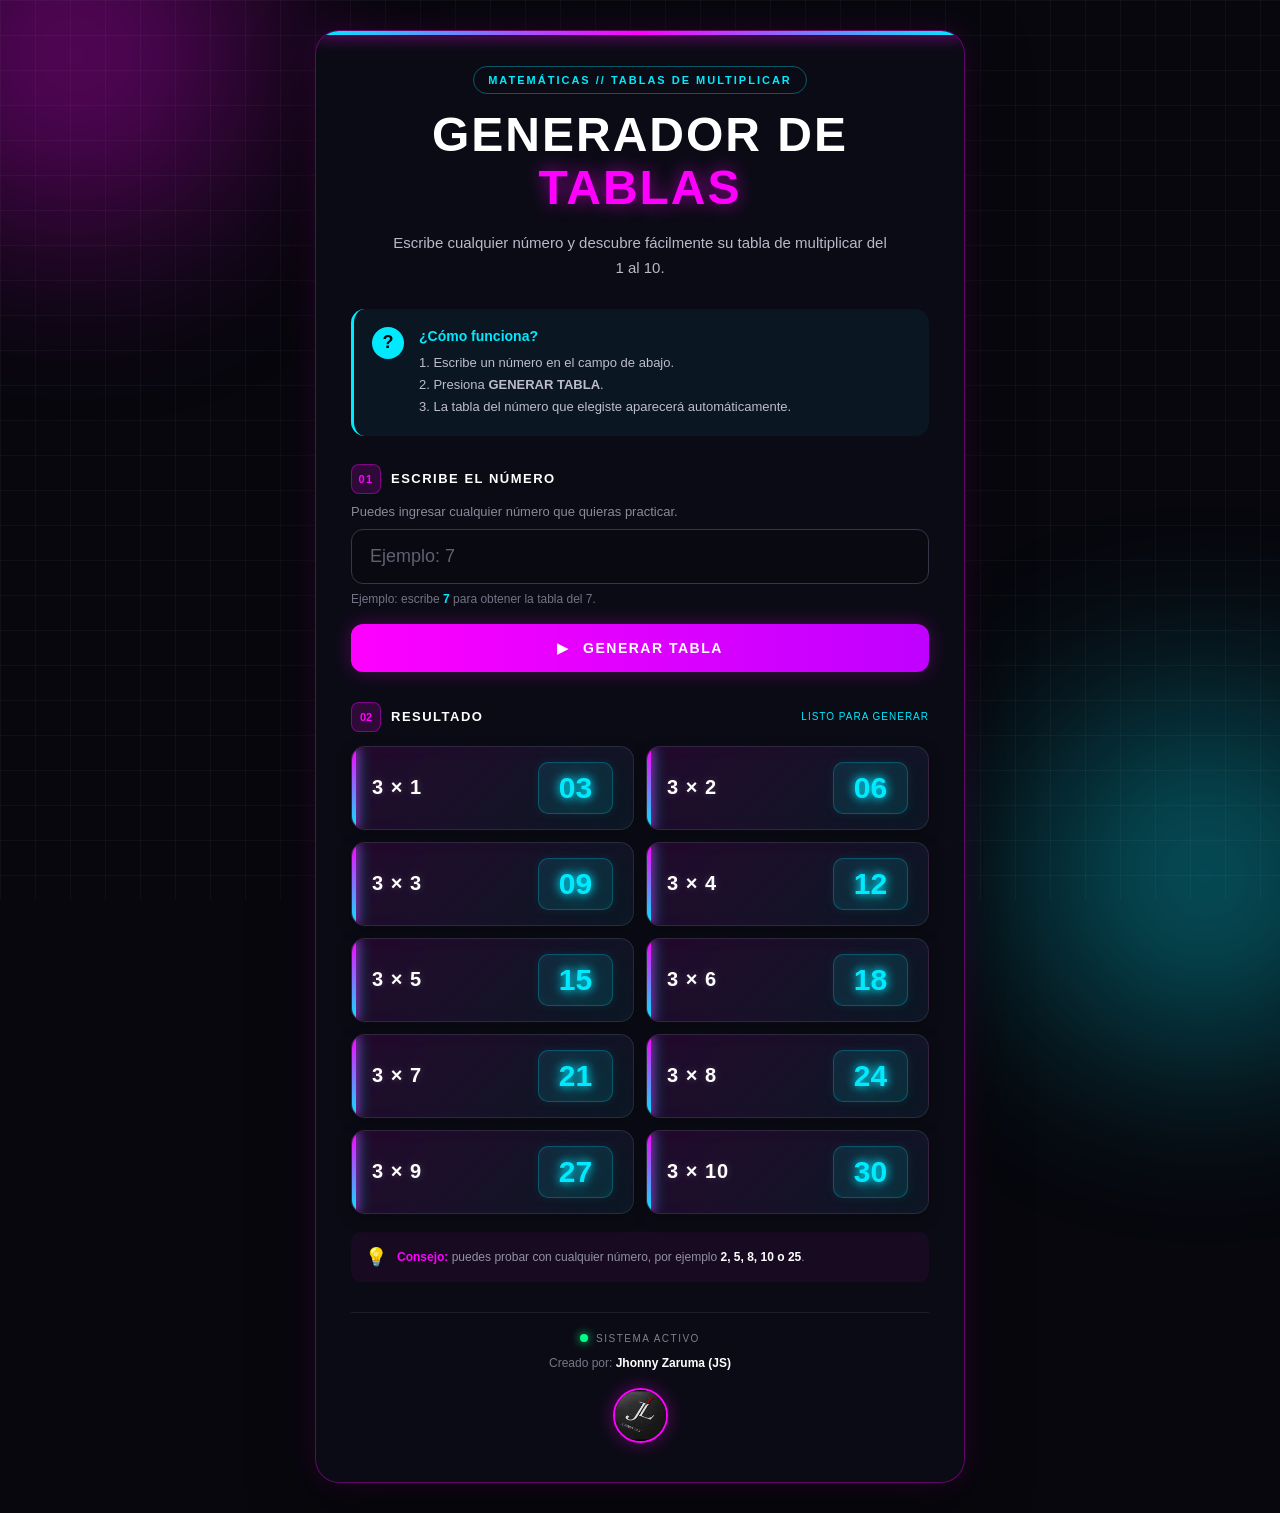
<file: tablas/index.html>
<!DOCTYPE html>
<html lang="es">
<head>
    <meta charset="UTF-8">
    <meta name="viewport" content="width=device-width, initial-scale=1.0">

    <title>Generador de Tablas de Multiplicar | Jhonny Zaruma</title>

    <link rel="stylesheet" href="multiplicar.css">
    <script src="multiplicar.js"></script>
</head>

<body>

    <!-- Fondo decorativo -->
    <div class="fondo fondo-1"></div>
    <div class="fondo fondo-2"></div>
    <div class="grid"></div>

    <main class="contenedor">

        <section class="tarjeta">

            <div class="linea-neon"></div>

            <!-- Encabezado -->
            <div class="encabezado">

                <div class="etiqueta">
                    MATEMÁTICAS // TABLAS DE MULTIPLICAR
                </div>

                <h1>
                    GENERADOR DE
                    <span>TABLAS</span>
                </h1>

                <p class="descripcion">
                    Escribe cualquier número y descubre fácilmente
                    su tabla de multiplicar del 1 al 10.
                </p>

            </div>


            <!-- Instrucciones -->
            <div class="instrucciones">

                <div class="icono-ayuda">?</div>

                <div>
                    <strong>¿Cómo funciona?</strong>

                    <p>
                        1. Escribe un número en el campo de abajo.
                        <br>
                        2. Presiona <b>GENERAR TABLA</b>.
                        <br>
                        3. La tabla del número que elegiste aparecerá automáticamente.
                    </p>
                </div>

            </div>


            <!-- Entrada de datos -->
            <div class="entrada-datos">

                <label for="respuesta">
                    <span class="numero-paso">01</span>
                    ESCRIBE EL NÚMERO
                </label>

                <p class="ayuda-input">
                    Puedes ingresar cualquier número que quieras practicar.
                </p>

                <input 
                    type="text"
                    id="respuesta"
                    placeholder="Ejemplo: 7"
                    autocomplete="off"
                    aria-label="Número para generar la tabla de multiplicar"
                >

                <small class="texto-ejemplo">
                    Ejemplo: escribe <strong>7</strong> para obtener la tabla del 7.
                </small>

            </div>


            <!-- Botón principal -->
            <button 
                class="btn-probar"
                onclick="generarTablas()"
                type="button"
            >
                <span>▶</span>
                GENERAR TABLA
            </button>


            <!-- Resultado -->
            <div class="resultado-header">

                <div>
                    <span class="numero-paso">02</span>
                    <span class="titulo-resultado">
                        RESULTADO
                    </span>
                </div>

                <span class="estado-resultado">
                    LISTO PARA GENERAR
                </span>

            </div>


            <!-- Tabla -->
            <div class="tabla" id="txtTabla">

                <div class="fila">
                    <span>3 × 1</span>
                    <strong>03</strong>
                </div>

                <div class="fila">
                    <span>3 × 2</span>
                    <strong>06</strong>
                </div>

                <div class="fila">
                    <span>3 × 3</span>
                    <strong>09</strong>
                </div>

                <div class="fila">
                    <span>3 × 4</span>
                    <strong>12</strong>
                </div>

                <div class="fila">
                    <span>3 × 5</span>
                    <strong>15</strong>
                </div>

                <div class="fila">
                    <span>3 × 6</span>
                    <strong>18</strong>
                </div>

                <div class="fila">
                    <span>3 × 7</span>
                    <strong>21</strong>
                </div>

                <div class="fila">
                    <span>3 × 8</span>
                    <strong>24</strong>
                </div>

                <div class="fila">
                    <span>3 × 9</span>
                    <strong>27</strong>
                </div>

                <div class="fila">
                    <span>3 × 10</span>
                    <strong>30</strong>
                </div>

            </div>


            <!-- Ayuda inferior -->
            <div class="mensaje-ayuda">

                <span>💡</span>

                <p>
                    <strong>Consejo:</strong>
                    puedes probar con cualquier número, por ejemplo
                    <b>2, 5, 8, 10 o 25</b>.
                </p>

            </div>


            <!-- Pie -->
            <footer>

                <div class="estado">
                    <span class="punto"></span>
                    SISTEMA ACTIVO
                </div>

                <p>
                    Creado por:
                    <strong>Jhonny Zaruma (JS)</strong>
                </p>

                <div class="logo-footer">
                    <img 
                        src="logo.jpg" 
                        alt="Logo Jhonny Zaruma"
                    >
                </div>

            </footer>

        </section>

    </main>

</body>
</html>
</file>
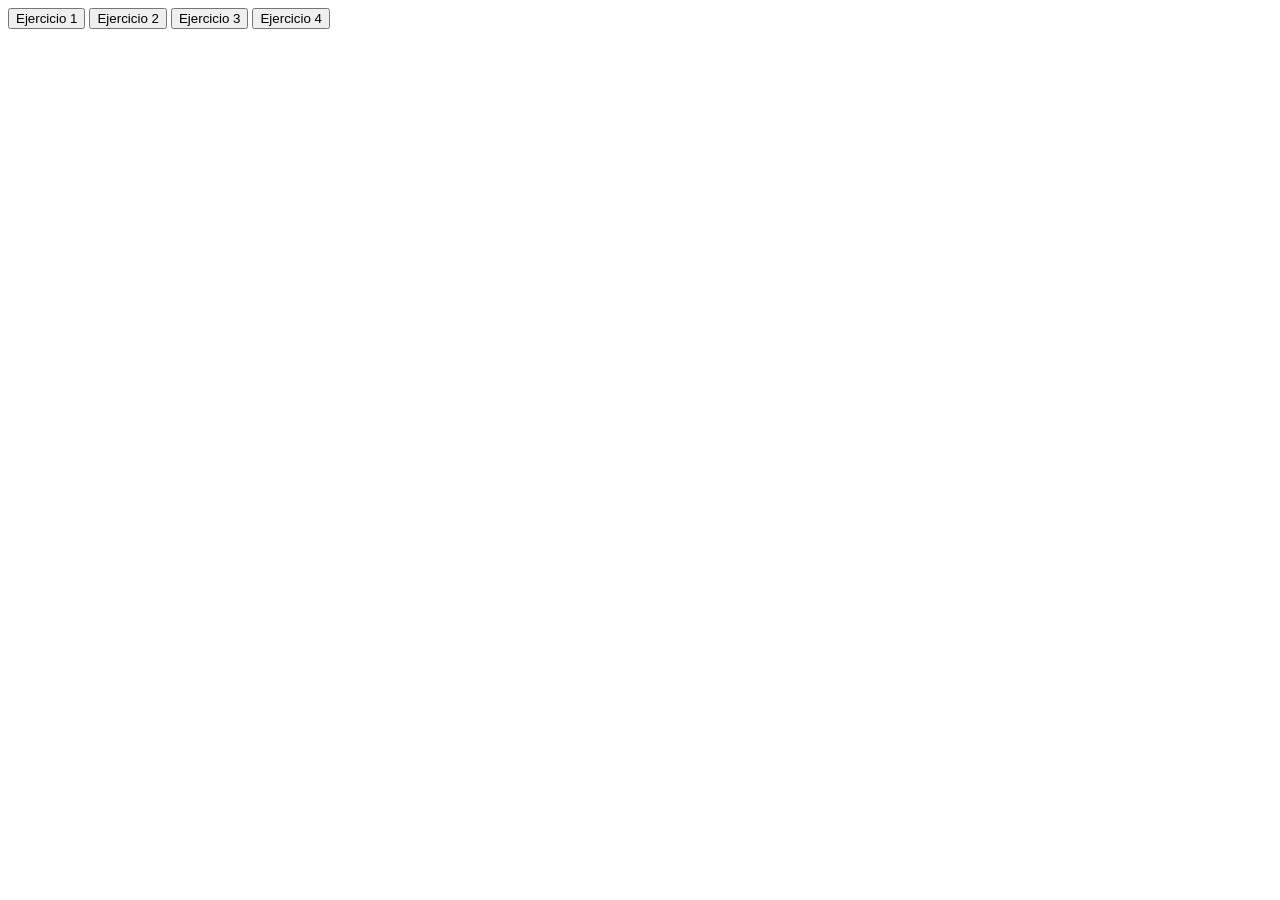
<file: ejercicio.html>
<!DOCTYPE html>
<html>
    <head>
        <script src="ejercicio.js"></script>
    </head>
    <body>
        <button onclick="ejecutar(1)">Ejercicio 1</button>
        <button onclick="ejecutar(2)">Ejercicio 2</button>
        <button onclick="ejecutar(3)">Ejercicio 3</button>
        <button onclick="ejecutar(4)">Ejercicio 4</button>
    </body>

</html>
</file>
<file: tablas/multiplicar.css>
/* ================================
   CONFIGURACIÓN GENERAL
================================ */

* {
    box-sizing: border-box;
    margin: 0;
    padding: 0;
}

body {
    min-height: 100vh;
    font-family: Arial, Helvetica, sans-serif;
    background: #07070d;
    color: #ffffff;
    display: flex;
    align-items: center;
    justify-content: center;
    padding: 30px 15px;
    overflow-x: hidden;
}


/* ================================
   FONDO
================================ */

.fondo {
    position: fixed;
    border-radius: 50%;
    filter: blur(100px);
    opacity: 0.35;
    pointer-events: none;
    z-index: -3;
}

.fondo-1 {
    width: 350px;
    height: 350px;
    background: #ff00ff;
    top: -120px;
    left: -100px;
}

.fondo-2 {
    width: 350px;
    height: 350px;
    background: #00eaff;
    bottom: -150px;
    right: -100px;
}

.grid {
    position: fixed;
    inset: 0;
    background-image:
        linear-gradient(rgba(255,255,255,0.035) 1px, transparent 1px),
        linear-gradient(90deg, rgba(255,255,255,0.035) 1px, transparent 1px);
    background-size: 35px 35px;
    pointer-events: none;
    z-index: -2;
}


/* ================================
   CONTENEDOR
================================ */

.contenedor {
    width: 100%;
    max-width: 650px;
}

.tarjeta {
    position: relative;
    background: rgba(12, 12, 22, 0.96);
    border: 1px solid rgba(255, 0, 255, 0.35);
    border-radius: 24px;
    padding: 35px;
    box-shadow:
        0 0 30px rgba(255, 0, 255, 0.12),
        0 20px 60px rgba(0, 0, 0, 0.6);
    overflow: hidden;
}


/* ================================
   LÍNEA DECORATIVA
================================ */

.linea-neon {
    position: absolute;
    top: 0;
    left: 0;
    width: 100%;
    height: 4px;
    background: linear-gradient(
        90deg,
        #00eaff,
        #ff00ff,
        #00eaff
    );
    box-shadow: 0 0 15px #ff00ff;
}


/* ================================
   ENCABEZADO
================================ */

.encabezado {
    text-align: center;
}

.etiqueta {
    display: inline-block;
    margin-bottom: 15px;
    padding: 7px 14px;
    border: 1px solid rgba(0, 234, 255, 0.35);
    border-radius: 20px;
    color: #00eaff;
    font-size: 11px;
    font-weight: bold;
    letter-spacing: 2px;
}

h1 {
    font-size: clamp(30px, 6vw, 48px);
    line-height: 1.1;
    letter-spacing: 2px;
    margin-bottom: 15px;
}

h1 span {
    display: block;
    color: #ff00ff;
    text-shadow: 0 0 18px rgba(255, 0, 255, 0.6);
}

.descripcion {
    max-width: 500px;
    margin: auto;
    color: #b9b9c9;
    font-size: 15px;
    line-height: 1.7;
}


/* ================================
   INSTRUCCIONES
================================ */

.instrucciones {
    display: flex;
    gap: 15px;
    margin-top: 28px;
    padding: 18px;
    border-radius: 14px;
    background: rgba(0, 234, 255, 0.05);
    border-left: 3px solid #00eaff;
}

.icono-ayuda {
    min-width: 32px;
    height: 32px;
    border-radius: 50%;
    display: flex;
    align-items: center;
    justify-content: center;
    background: #00eaff;
    color: #05050a;
    font-weight: bold;
    font-size: 18px;
}

.instrucciones strong {
    color: #00eaff;
    font-size: 14px;
}

.instrucciones p {
    margin-top: 7px;
    color: #bdbdcc;
    font-size: 13px;
    line-height: 1.7;
}


/* ================================
   ENTRADA
================================ */

.entrada-datos {
    margin-top: 28px;
}

.entrada-datos label {
    display: flex;
    align-items: center;
    gap: 10px;
    color: #ffffff;
    font-size: 13px;
    font-weight: bold;
    letter-spacing: 1.5px;
}

.numero-paso {
    display: inline-flex;
    align-items: center;
    justify-content: center;
    width: 30px;
    height: 30px;
    border-radius: 8px;
    background: rgba(255, 0, 255, 0.15);
    border: 1px solid rgba(255, 0, 255, 0.4);
    color: #ff00ff;
    font-size: 11px;
    font-weight: bold;
}

.ayuda-input {
    margin: 10px 0;
    color: #898999;
    font-size: 13px;
}

.entrada-datos input {
    width: 100%;
    height: 55px;
    padding: 0 18px;
    border-radius: 12px;
    border: 1px solid #363648;
    outline: none;
    background: #090912;
    color: #ffffff;
    font-size: 18px;
    transition: 0.25s ease;
}

.entrada-datos input::placeholder {
    color: #606072;
}

.entrada-datos input:focus {
    border-color: #ff00ff;
    box-shadow:
        0 0 0 3px rgba(255, 0, 255, 0.08),
        0 0 20px rgba(255, 0, 255, 0.15);
}

.texto-ejemplo {
    display: block;
    margin-top: 8px;
    color: #737386;
    font-size: 12px;
}

.texto-ejemplo strong {
    color: #00eaff;
}


/* ================================
   BOTÓN
================================ */

.btn-probar {
    width: 100%;
    margin-top: 18px;
    padding: 16px;
    border: none;
    border-radius: 12px;
    background: linear-gradient(
        90deg,
        #ff00ff,
        #c000ff
    );
    color: white;
    font-size: 14px;
    font-weight: bold;
    letter-spacing: 1.5px;
    cursor: pointer;
    box-shadow: 0 0 20px rgba(255, 0, 255, 0.25);
    transition: 0.25s ease;
}

.btn-probar span {
    margin-right: 8px;
}

.btn-probar:hover {
    transform: translateY(-2px);
    box-shadow: 0 0 30px rgba(255, 0, 255, 0.5);
}

.btn-probar:active {
    transform: scale(0.98);
}


/* ================================
   RESULTADO
================================ */

.resultado-header {
    display: flex;
    justify-content: space-between;
    align-items: center;
    gap: 15px;
    margin-top: 30px;
    margin-bottom: 14px;
}

.resultado-header > div {
    display: flex;
    align-items: center;
    gap: 10px;
}

.titulo-resultado {
    font-size: 13px;
    font-weight: bold;
    letter-spacing: 1.5px;
}

.estado-resultado {
    color: #00eaff;
    font-size: 10px;
    letter-spacing: 1px;
}

/* ================================
   TABLA - DISEÑO GAMER DESTACADO
================================ */

.tabla {
    display: grid;
    grid-template-columns: repeat(2, 1fr);
    gap: 12px;
    margin-top: 10px;
}


/* Cada operación */

.fila {
    position: relative;
    min-height: 82px;
    display: flex;
    align-items: center;
    justify-content: space-between;

    padding: 15px 20px;

    border-radius: 14px;

    background:
        linear-gradient(
            135deg,
            rgba(255, 0, 255, 0.10),
            rgba(0, 234, 255, 0.06)
        );

    border: 1px solid rgba(255, 255, 255, 0.10);

    box-shadow:
        inset 0 0 20px rgba(255, 0, 255, 0.03),
        0 5px 15px rgba(0, 0, 0, 0.25);

    overflow: hidden;

    transition:
        transform 0.25s ease,
        border-color 0.25s ease,
        box-shadow 0.25s ease;
}


/* Línea luminosa lateral */

.fila::before {
    content: "";
    position: absolute;
    left: 0;
    top: 0;
    width: 4px;
    height: 100%;

    background: linear-gradient(
        180deg,
        #ff00ff,
        #00eaff
    );

    box-shadow:
        0 0 10px #ff00ff,
        0 0 15px #00eaff;
}


/* Número de la operación */

.fila span {
    font-size: 20px;
    font-weight: 700;
    color: #ffffff;

    letter-spacing: 1px;

    text-shadow:
        0 0 8px rgba(255, 255, 255, 0.2);
}


/* RESULTADO GRANDE */

.fila strong {
    min-width: 75px;

    text-align: center;

    padding: 8px 12px;

    border-radius: 10px;

    font-size: 30px;
    font-weight: 900;

    color: #00eaff;

    background: rgba(0, 234, 255, 0.08);

    border: 1px solid rgba(0, 234, 255, 0.25);

    text-shadow:
        0 0 8px #00eaff,
        0 0 20px rgba(0, 234, 255, 0.7);

    box-shadow:
        inset 0 0 15px rgba(0, 234, 255, 0.08),
        0 0 12px rgba(0, 234, 255, 0.08);

    transition: 0.25s ease;
}


/* Efecto al pasar el mouse */

.fila:hover {
    transform: translateY(-4px) scale(1.02);

    border-color: rgba(255, 0, 255, 0.65);

    background:
        linear-gradient(
            135deg,
            rgba(255, 0, 255, 0.16),
            rgba(0, 234, 255, 0.10)
        );

    box-shadow:
        0 8px 25px rgba(0, 0, 0, 0.4),
        0 0 20px rgba(255, 0, 255, 0.15);
}


/* Resultado también aumenta al pasar el mouse */

.fila:hover strong {
    color: #ffffff;

    background: rgba(255, 0, 255, 0.15);

    border-color: #ff00ff;

    text-shadow:
        0 0 8px #ffffff,
        0 0 20px #ff00ff,
        0 0 35px #ff00ff;

    box-shadow:
        0 0 18px rgba(255, 0, 255, 0.35);
}


/* ================================
   CELULARES
================================ */

@media (max-width: 600px) {

    .tabla {
        grid-template-columns: 1fr;
        gap: 10px;
    }

    .fila {
        min-height: 75px;
        padding: 12px 16px;
    }

    .fila span {
        font-size: 19px;
    }

    .fila strong {
        min-width: 72px;
        font-size: 28px;
    }
}


/* ================================
   MENSAJE DE AYUDA
================================ */

.mensaje-ayuda {
    display: flex;
    gap: 10px;
    align-items: center;
    margin-top: 18px;
    padding: 14px;
    border-radius: 10px;
    background: rgba(255, 0, 255, 0.05);
}

.mensaje-ayuda span {
    font-size: 18px;
}

.mensaje-ayuda p {
    color: #9292a3;
    font-size: 12px;
    line-height: 1.5;
}

.mensaje-ayuda strong {
    color: #ff00ff;
}

.mensaje-ayuda b {
    color: #ffffff;
}


/* ================================
   FOOTER
================================ */

footer {
    margin-top: 30px;
    padding-top: 20px;
    border-top: 1px solid rgba(255, 255, 255, 0.08);
    text-align: center;
}

.estado {
    display: flex;
    justify-content: center;
    align-items: center;
    gap: 8px;
    color: #7f7f90;
    font-size: 10px;
    letter-spacing: 1.5px;
}

.punto {
    width: 8px;
    height: 8px;
    border-radius: 50%;
    background: #00ff88;
    box-shadow: 0 0 10px #00ff88;
}

footer p {
    margin-top: 12px;
    color: #777788;
    font-size: 12px;
}

footer strong {
    color: #ffffff;
}

.logo-footer {
    margin-top: 18px;
}

.logo-footer img {
    width: 55px;
    height: 55px;
    object-fit: cover;
    border-radius: 50%;
    border: 2px solid #ff00ff;
    box-shadow: 0 0 18px rgba(255, 0, 255, 0.35);
}


/* ================================
   RESPONSIVE - TABLETS
================================ */

@media (max-width: 700px) {

    body {
        padding: 20px 12px;
    }

    .tarjeta {
        padding: 25px 20px;
        border-radius: 20px;
    }

    .instrucciones {
        padding: 15px;
    }

    .resultado-header {
        align-items: flex-start;
        flex-direction: column;
    }

    .estado-resultado {
        margin-left: 40px;
    }
}


/* ================================
   RESPONSIVE - CELULARES
================================ */

@media (max-width: 480px) {

    body {
        padding: 10px;
    }

    .tarjeta {
        padding: 24px 15px;
        border-radius: 17px;
    }

    h1 {
        font-size: 30px;
    }

    .descripcion {
        font-size: 13px;
    }

    .instrucciones {
        gap: 10px;
    }

    .instrucciones p {
        font-size: 12px;
    }

    .entrada-datos input {
        height: 52px;
        font-size: 16px;
    }

    .fila {
        padding: 12px 13px;
    }

    .fila span {
        font-size: 14px;
    }

    .fila strong {
        font-size: 16px;
    }

    .mensaje-ayuda {
        align-items: flex-start;
    }

    .logo-footer img {
        width: 48px;
        height: 48px;
    }
}
</file>
